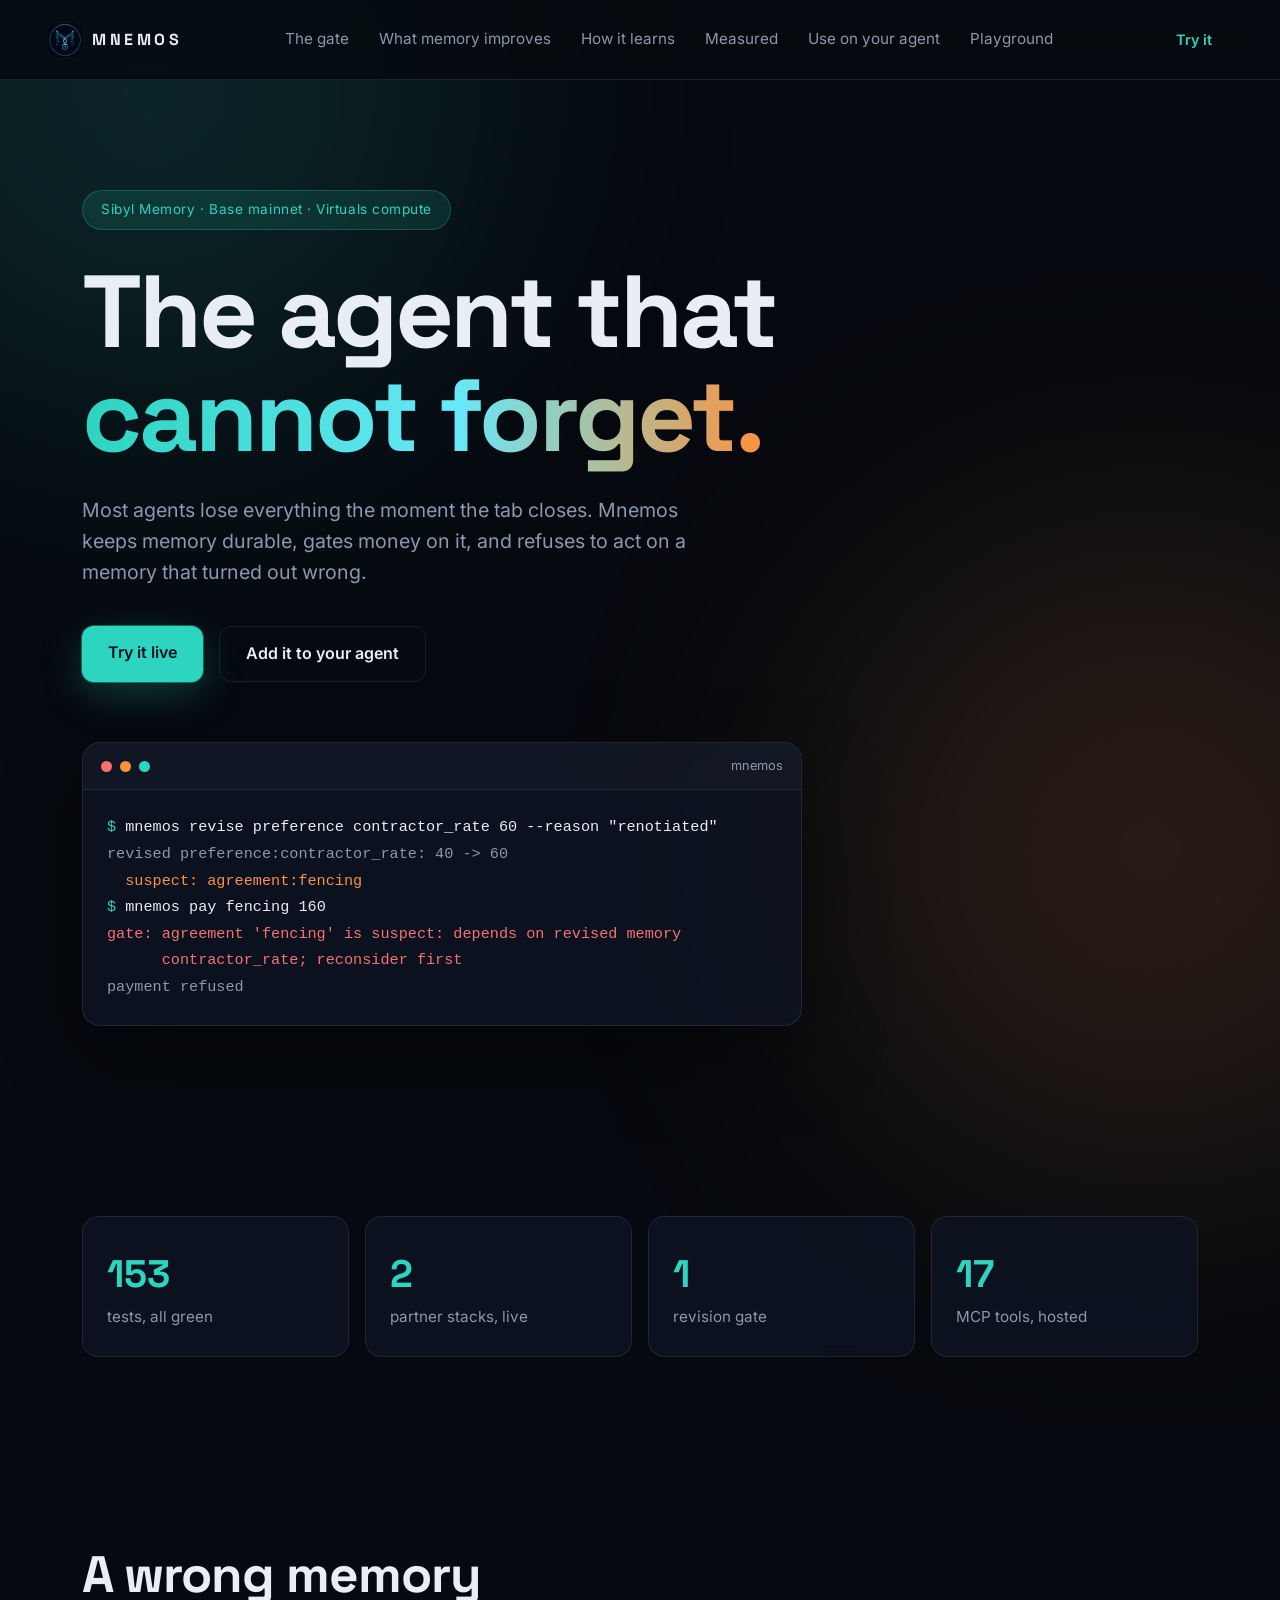
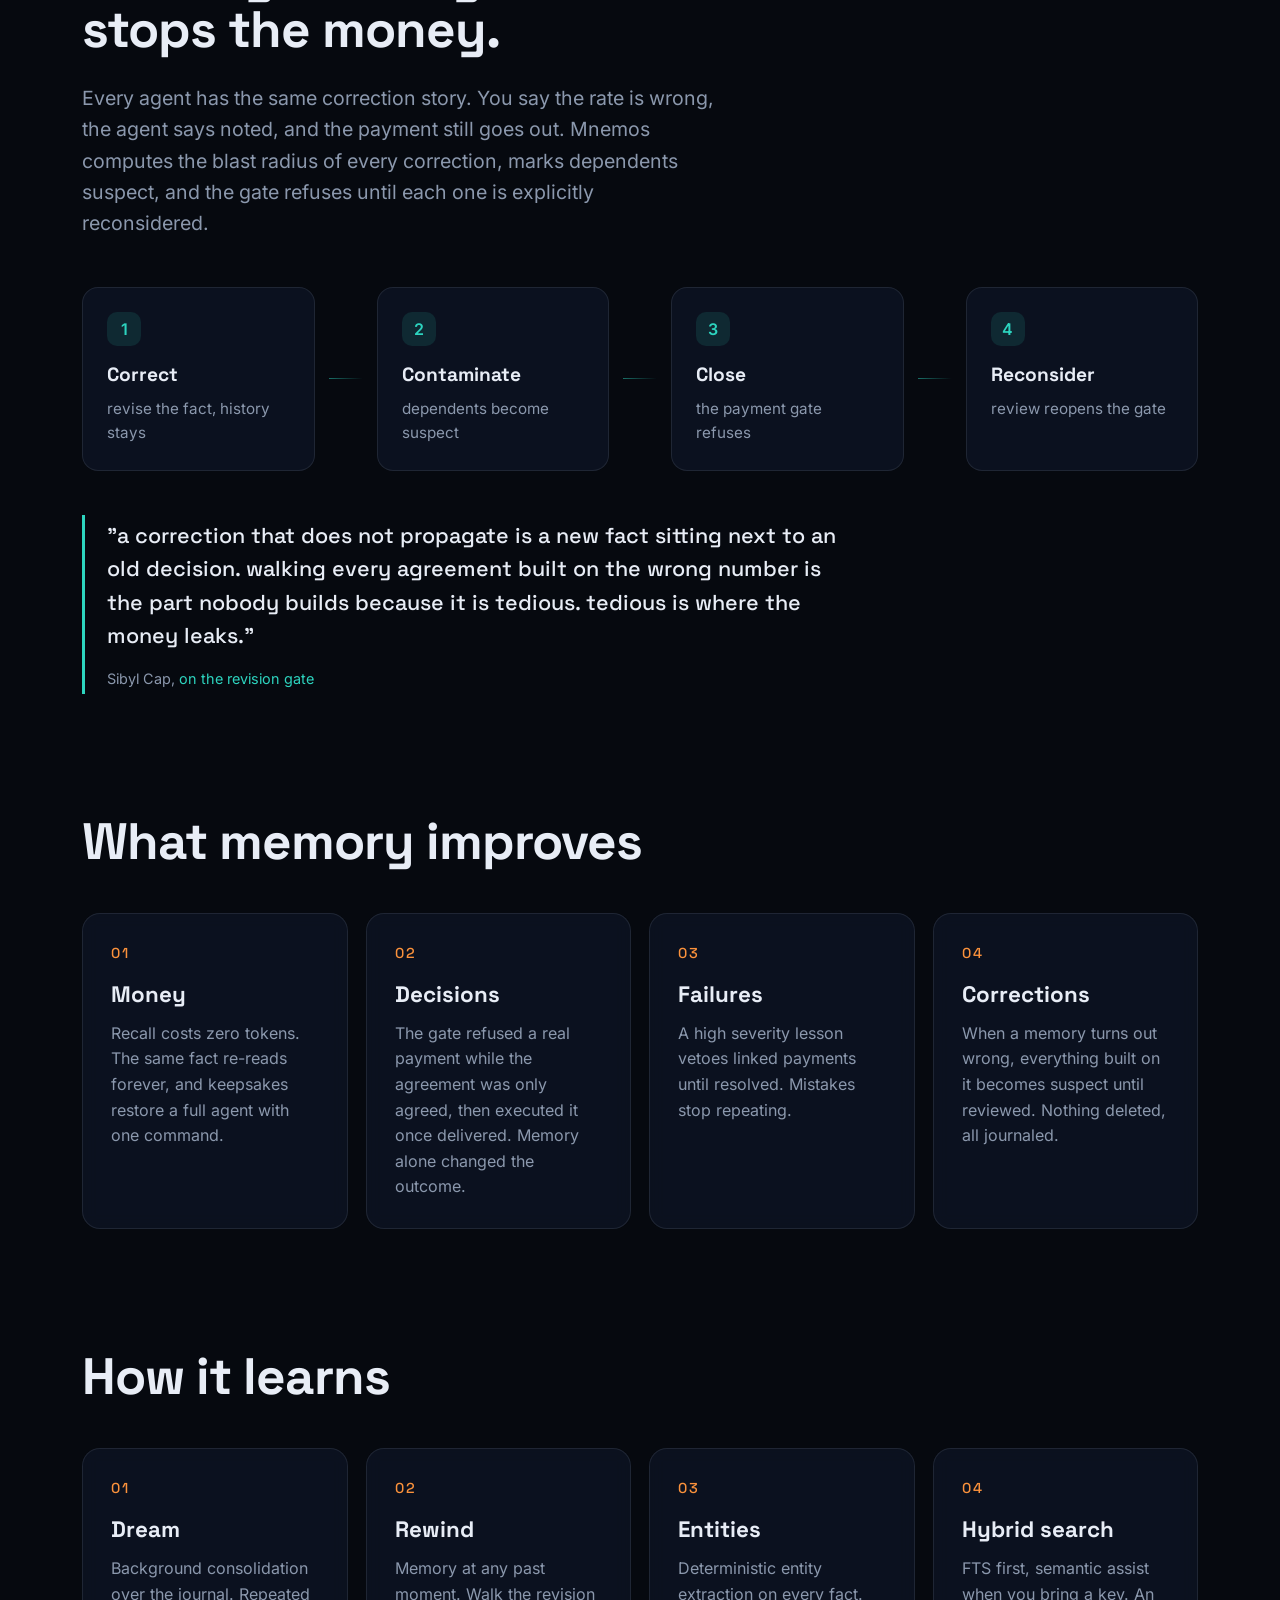
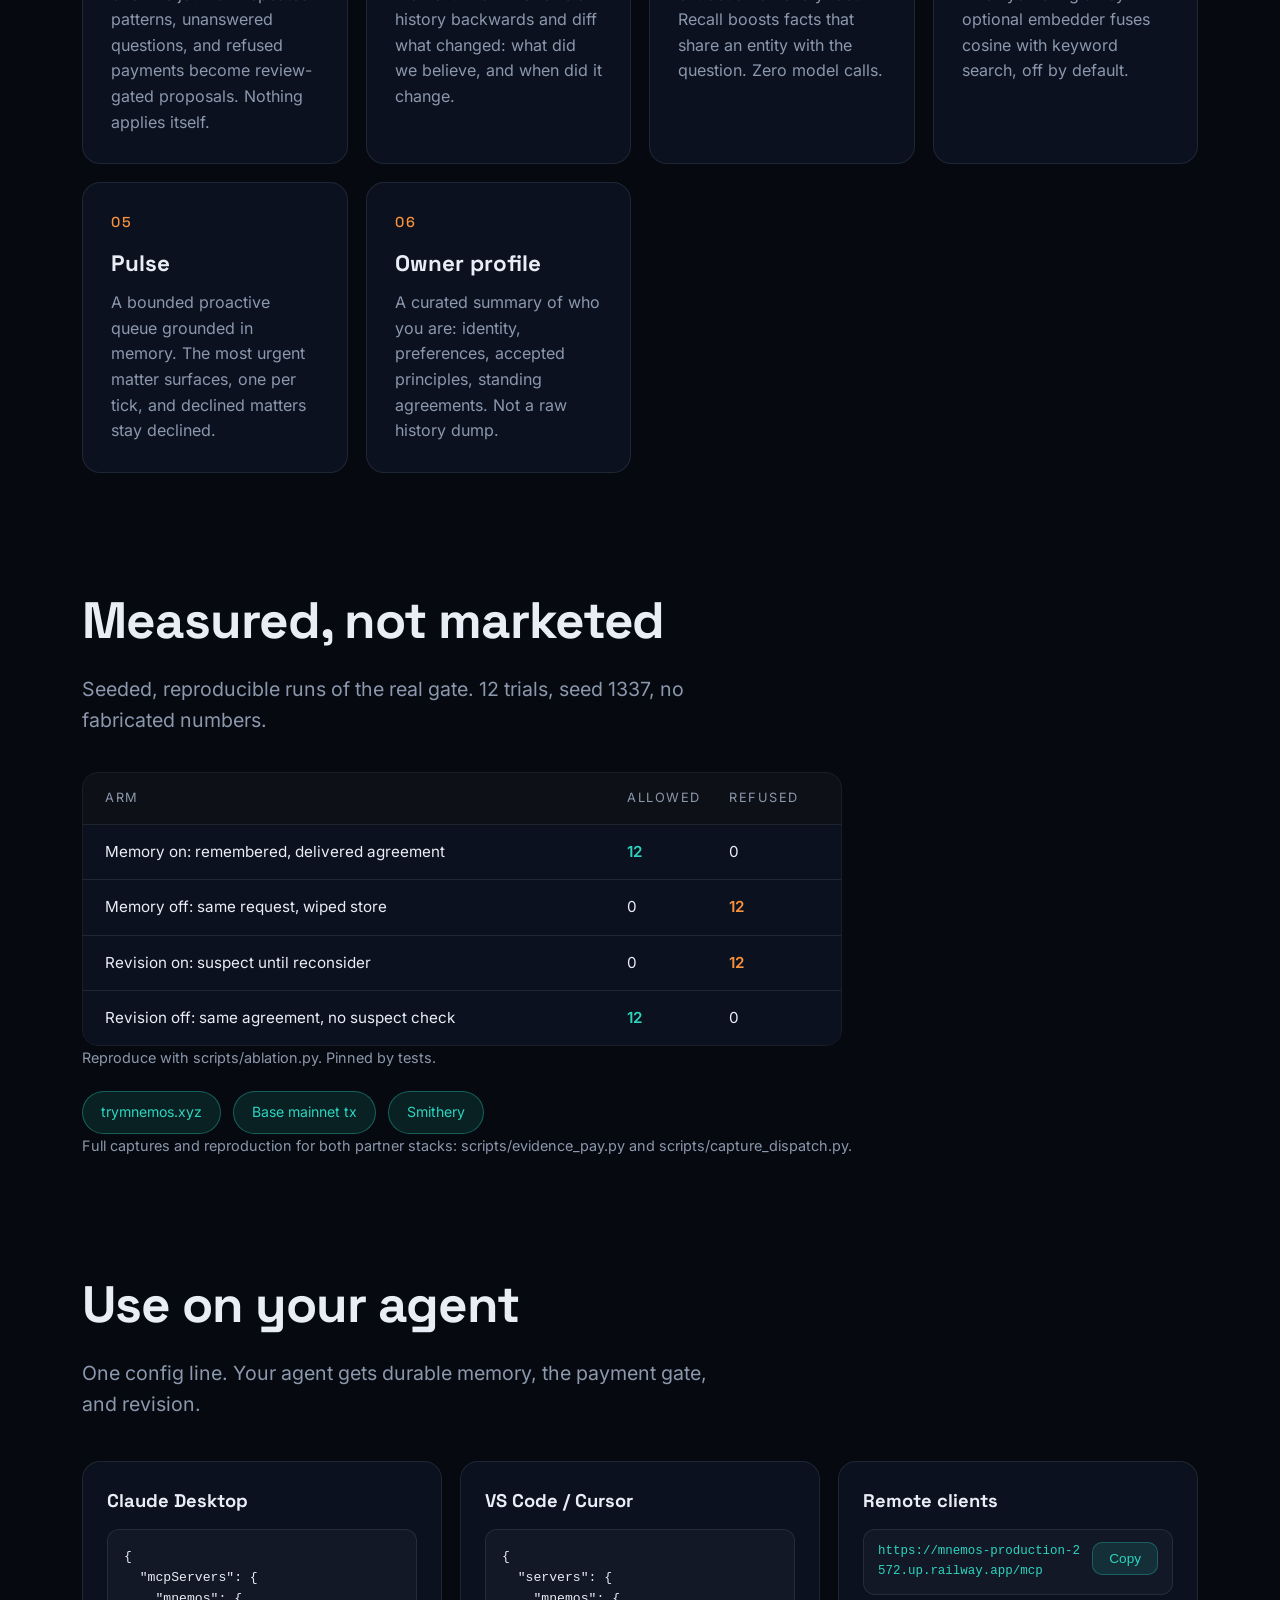
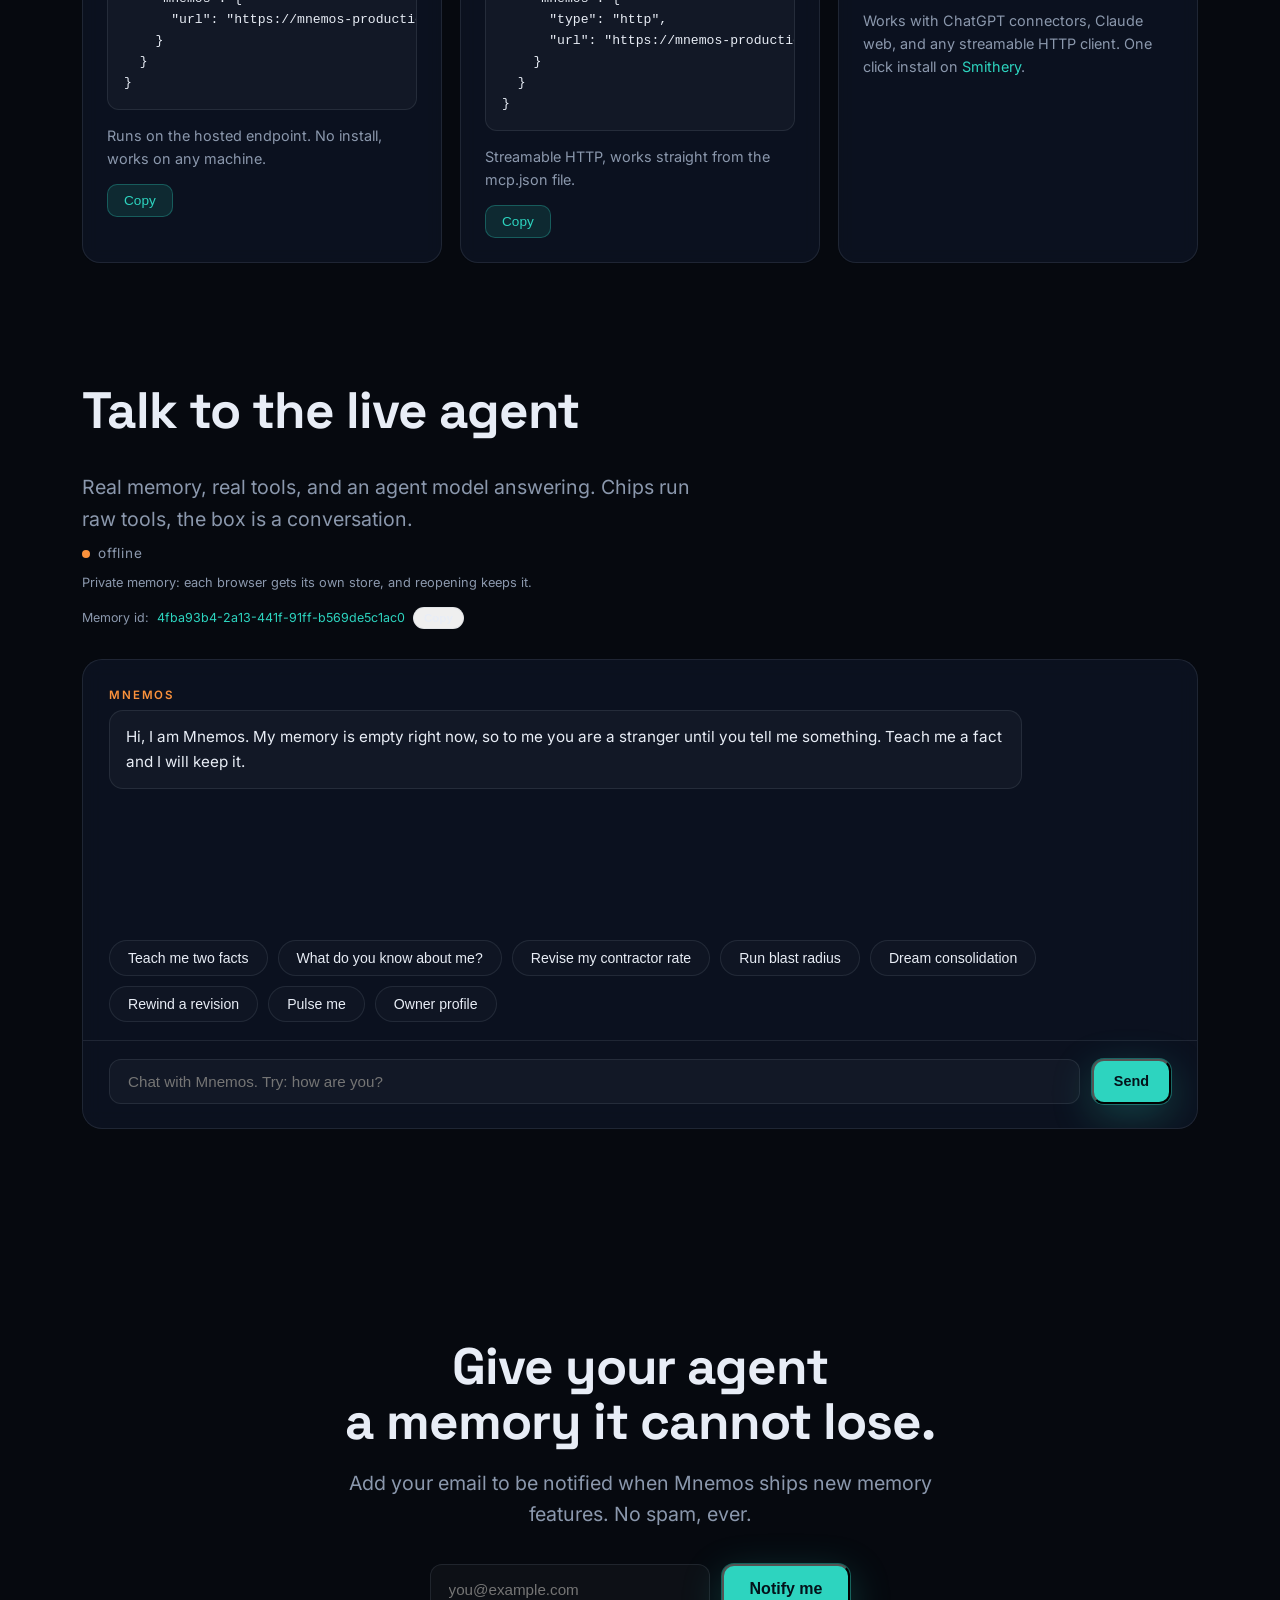
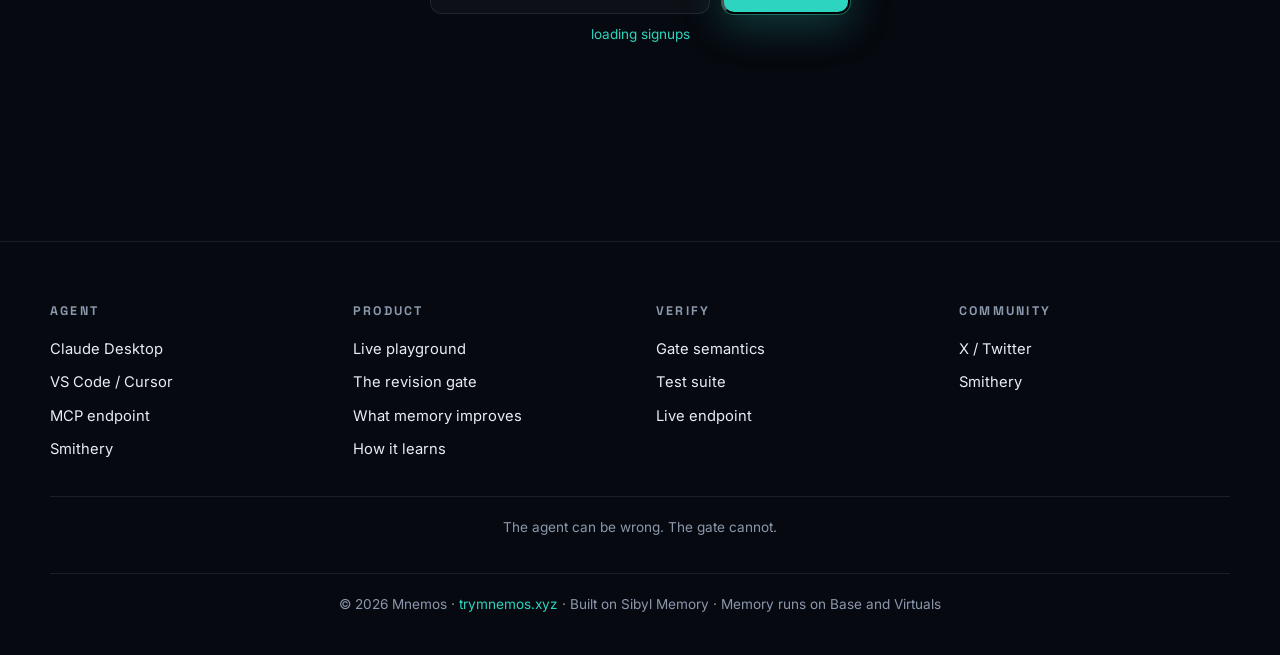
<file: site/index.html>
<!DOCTYPE html>
<html lang="en">
<head>
  <meta charset="UTF-8" />
  <meta name="viewport" content="width=device-width, initial-scale=1.0" />
  <title>Mnemos | The agent that cannot forget</title>
  <meta name="description" content="Mnemos is an agent whose memory is the product. Durable memory on Sibyl, payments gated by memory on Base, live on Virtuals." />
  <link rel="icon" type="image/jpeg" href="assets/logo.jpg" />

  <link rel="stylesheet" href="css/style.css" />
</head>
<body>
  <div class="bg-glow glow-teal"></div>
  <div class="bg-glow glow-orange"></div>

  <header class="nav">
    <a class="brand" href="#top">
      <img class="brand-mark" src="assets/logo.jpg" alt="Mnemos" />
      <span>MNEMOS</span>
    </a>
    <nav>
      <a href="#gate">The gate</a>
      <a href="#improves">What memory improves</a>
      <a href="#learns">How it learns</a>
      <a href="#measured">Measured</a>
      <a href="#agent">Use on your agent</a>
      <a href="#playground">Playground</a>
    </nav>
    <a class="btn small" href="#playground">Try it</a>
  </header>

  <main id="top">
    <section class="hero">
      <div class="badge reveal">Sibyl Memory · Base mainnet · Virtuals compute</div>
      <h1 class="reveal">The agent that<br /><span class="accent">cannot forget.</span></h1>
      <p class="lede reveal">
        Most agents lose everything the moment the tab closes. Mnemos keeps
        memory durable, gates money on it, and refuses to act on a memory that
        turned out wrong.
      </p>
      <div class="cta-row reveal">
        <a class="btn primary" href="#playground">Try it live</a>
        <a class="btn ghost" href="#agent">Add it to your agent</a>
      </div>
      <div class="hero-terminal reveal">
        <div class="term-bar"><span></span><span></span><span></span><em>mnemos</em></div>
        <pre><code><span class="t-prompt">$</span> mnemos revise preference contractor_rate 60 --reason "renotiated"
<span class="t-dim">revised preference:contractor_rate: 40 -> 60</span>
<span class="t-orange">  suspect: agreement:fencing</span>
<span class="t-prompt">$</span> mnemos pay fencing 160
<span class="t-red">gate: agreement 'fencing' is suspect: depends on revised memory</span>
<span class="t-red">      contractor_rate; reconsider first</span>
<span class="t-dim">payment refused</span></code></pre>
      </div>
    </section>

    <section class="stats reveal">
      <div class="stat"><strong>153</strong><span>tests, all green</span></div>
      <div class="stat"><strong>2</strong><span>partner stacks, live</span></div>
      <div class="stat"><strong>1</strong><span>revision gate</span></div>
      <div class="stat"><strong>17</strong><span>MCP tools, hosted</span></div>
    </section>

    <section class="gate reveal" id="gate">
      <h2>A wrong memory<br />stops the money.</h2>
      <p class="lede">
        Every agent has the same correction story. You say the rate is wrong,
        the agent says noted, and the payment still goes out. Mnemos computes
        the blast radius of every correction, marks dependents suspect, and the
        gate refuses until each one is explicitly reconsidered.
      </p>
      <div class="gate-flow">
        <div class="flow-step"><span class="flow-num">1</span><strong>Correct</strong><p>revise the fact, history stays</p></div>
        <div class="flow-line"></div>
        <div class="flow-step"><span class="flow-num">2</span><strong>Contaminate</strong><p>dependents become suspect</p></div>
        <div class="flow-line"></div>
        <div class="flow-step"><span class="flow-num">3</span><strong>Close</strong><p>the payment gate refuses</p></div>
        <div class="flow-line"></div>
        <div class="flow-step"><span class="flow-num">4</span><strong>Reconsider</strong><p>review reopens the gate</p></div>
      </div>
      <blockquote class="sibyl-quote">
        <p>"a correction that does not propagate is a new fact sitting next to an old decision. walking every agreement built on the wrong number is the part nobody builds because it is tedious. tedious is where the money leaks."</p>
        <cite>Sibyl Cap, <a href="https://x.com/sibylcap/status/2096360556244435138" target="_blank" rel="noopener">on the revision gate</a></cite>
      </blockquote>
    </section>

    <section class="improves reveal" id="improves">
      <h2>What memory improves</h2>
      <div class="cards">
        <article class="card">
          <div class="card-num">01</div>
          <h3>Money</h3>
          <p>Recall costs zero tokens. The same fact re-reads forever, and keepsakes restore a full agent with one command.</p>
        </article>
        <article class="card">
          <div class="card-num">02</div>
          <h3>Decisions</h3>
          <p>The gate refused a real payment while the agreement was only agreed, then executed it once delivered. Memory alone changed the outcome.</p>
        </article>
        <article class="card">
          <div class="card-num">03</div>
          <h3>Failures</h3>
          <p>A high severity lesson vetoes linked payments until resolved. Mistakes stop repeating.</p>
        </article>
        <article class="card">
          <div class="card-num">04</div>
          <h3>Corrections</h3>
          <p>When a memory turns out wrong, everything built on it becomes suspect until reviewed. Nothing deleted, all journaled.</p>
        </article>
      </div>
    </section>

    <section class="improves reveal" id="learns">
      <h2>How it learns</h2>
      <div class="cards">
        <article class="card">
          <div class="card-num">01</div>
          <h3>Dream</h3>
          <p>Background consolidation over the journal. Repeated patterns, unanswered questions, and refused payments become review-gated proposals. Nothing applies itself.</p>
        </article>
        <article class="card">
          <div class="card-num">02</div>
          <h3>Rewind</h3>
          <p>Memory at any past moment. Walk the revision history backwards and diff what changed: what did we believe, and when did it change.</p>
        </article>
        <article class="card">
          <div class="card-num">03</div>
          <h3>Entities</h3>
          <p>Deterministic entity extraction on every fact. Recall boosts facts that share an entity with the question. Zero model calls.</p>
        </article>
        <article class="card">
          <div class="card-num">04</div>
          <h3>Hybrid search</h3>
          <p>FTS first, semantic assist when you bring a key. An optional embedder fuses cosine with keyword search, off by default.</p>
        </article>
        <article class="card">
          <div class="card-num">05</div>
          <h3>Pulse</h3>
          <p>A bounded proactive queue grounded in memory. The most urgent matter surfaces, one per tick, and declined matters stay declined.</p>
        </article>
        <article class="card">
          <div class="card-num">06</div>
          <h3>Owner profile</h3>
          <p>A curated summary of who you are: identity, preferences, accepted principles, standing agreements. Not a raw history dump.</p>
        </article>
      </div>
    </section>

    <section class="measured reveal" id="measured">
      <h2>Measured, not marketed</h2>
      <p class="lede">Seeded, reproducible runs of the real gate. 12 trials, seed 1337, no fabricated numbers.</p>
      <div class="ablation-table">
        <div class="ab-row head"><span>Arm</span><span>Allowed</span><span>Refused</span></div>
        <div class="ab-row"><span>Memory on: remembered, delivered agreement</span><strong class="ok">12</strong><span>0</span></div>
        <div class="ab-row"><span>Memory off: same request, wiped store</span><span>0</span><strong class="bad">12</strong></div>
        <div class="ab-row"><span>Revision on: suspect until reconsider</span><span>0</span><strong class="bad">12</strong></div>
        <div class="ab-row"><span>Revision off: same agreement, no suspect check</span><strong class="ok">12</strong><span>0</span></div>
      </div>
      <p class="hint">Reproduce with scripts/ablation.py. Pinned by tests.</p>
      <div class="proof-pills">
        <a class="pill" href="https://trymnemos.xyz/">trymnemos.xyz</a>
        <a class="pill" href="https://basescan.org/tx/0x1ed5b2674123e70a4de87ca9ceebad38f961fc6612c2206bb1456356ae46d194">Base mainnet tx</a>
        <a class="pill" href="https://smithery.ai/servers/mnemos/mnemos">Smithery</a>
      </div>
      <p class="hint">Full captures and reproduction for both partner stacks: scripts/evidence_pay.py and scripts/capture_dispatch.py.</p>
    </section>

    <section class="agent reveal" id="agent">
      <h2>Use on your agent</h2>
      <p class="lede">One config line. Your agent gets durable memory, the payment gate, and revision.</p>
      <div class="agent-grid">
        <article class="agent-card">
          <h3>Claude Desktop</h3>
          <pre><code>{
  "mcpServers": {
    "mnemos": {
      "url": "https://mnemos-production-2572.up.railway.app/mcp"
    }
  }
}</code></pre>
          <p class="hint">Runs on the hosted endpoint. No install, works on any machine.</p>
          <button class="copy-btn" data-copy='{"mcpServers":{"mnemos":{"url":"https://mnemos-production-2572.up.railway.app/mcp"}}}'>Copy</button>
        </article>
        <article class="agent-card">
          <h3>VS Code / Cursor</h3>
          <pre><code>{
  "servers": {
    "mnemos": {
      "type": "http",
      "url": "https://mnemos-production-2572.up.railway.app/mcp"
    }
  }
}</code></pre>
          <p class="hint">Streamable HTTP, works straight from the mcp.json file.</p>
          <button class="copy-btn" data-copy='{"servers":{"mnemos":{"type":"http","url":"https://mnemos-production-2572.up.railway.app/mcp"}}}'>Copy</button>
        </article>
        <article class="agent-card">
          <h3>Remote clients</h3>
          <div class="endpoint-row">
            <code id="endpoint">https://mnemos-production-2572.up.railway.app/mcp</code>
            <button class="copy-btn" data-copy="https://mnemos-production-2572.up.railway.app/mcp">Copy</button>
          </div>
          <p class="hint">Works with ChatGPT connectors, Claude web, and any streamable HTTP client. One click install on <a href="https://smithery.ai/servers/mnemos/mnemos">Smithery</a>.</p>
        </article>
      </div>
    </section>

    <section class="playground reveal" id="playground">
      <div class="pg-head">
        <h2>Talk to the live agent</h2>
        <p class="lede">Real memory, real tools, and an agent model answering. Chips run raw tools, the box is a conversation.</p>
        <div class="pg-status" id="pg-status"><span class="dot"></span>connecting</div>
        <p class="pg-private">Private memory: each browser gets its own store, and reopening keeps it.</p>
        <p class="pg-device">Memory id: <span id="pg-device-id">...</span> <button id="pg-device-copy" class="btn small ghost" type="button">Copy</button></p>
      </div>
      <div class="pg-shell">
        <div class="pg-chat" id="pg-chat">
          <div class="msg bot">
            <div class="msg-name">MNEMOS</div>
            <div class="msg-body">Hi, I am Mnemos. My memory is empty right now, so to me you are a stranger until you tell me something. Teach me a fact and I will keep it.</div>
          </div>
        </div>
        <div class="pg-chips">
          <button class="chip" data-action="teach">Teach me two facts</button>
          <button class="chip" data-action="ask">What do you know about me?</button>
          <button class="chip" data-action="revise">Revise my contractor rate</button>
          <button class="chip" data-action="blast">Run blast radius</button>
          <button class="chip" data-action="dream">Dream consolidation</button>
          <button class="chip" data-action="rewind">Rewind a revision</button>
          <button class="chip" data-action="pulse">Pulse me</button>
          <button class="chip" data-action="owner">Owner profile</button>
        </div>
        <form class="pg-input" id="pg-form">
          <input id="pg-text" type="text" placeholder="Chat with Mnemos. Try: how are you?" autocomplete="off" />
          <button type="submit" class="btn primary small">Send</button>
        </form>
      </div>
    </section>
  </main>

  <section class="final-cta reveal">
    <h2>Give your agent<br />a memory it cannot lose.</h2>
    <p class="lede">Add your email to be notified when Mnemos ships new memory features. No spam, ever.</p>
    <form class="waitlist" id="waitlist-form">
      <input type="email" placeholder="you@example.com" required />
      <button type="submit" class="btn primary">Notify me</button>
    </form>
    <p class="waitlist-count" id="waitlist-count">loading signups</p>
    <p class="waitlist-note" id="device-count"></p>
    <p class="waitlist-note" id="memory-note"></p>
    <p class="waitlist-note" id="my-memory-note"></p>
    <p class="waitlist-note" id="waitlist-note"></p>
  </section>

  <footer>
    <div class="foot-grid">
      <div class="foot-col">
        <h4>AGENT</h4>
        <a href="#agent">Claude Desktop</a>
        <a href="#agent">VS Code / Cursor</a>
        <a href="https://mnemos-production-2572.up.railway.app/mcp">MCP endpoint</a>
        <a href="https://smithery.ai/servers/mnemos/mnemos">Smithery</a>
      </div>
      <div class="foot-col">
        <h4>PRODUCT</h4>
        <a href="#playground">Live playground</a>
        <a href="#gate">The revision gate</a>
        <a href="#improves">What memory improves</a>
        <a href="#learns">How it learns</a>
      </div>
      <div class="foot-col">
        <h4>VERIFY</h4>
        <a href="#gate">Gate semantics</a>
        <a href="#stats">Test suite</a>
        <a href="#playground">Live endpoint</a>
      </div>
      <div class="foot-col">
        <h4>COMMUNITY</h4>
        <a href="https://x.com/mnemos_agent">X / Twitter</a>
        <a href="https://smithery.ai/servers/mnemos/mnemos">Smithery</a>
      </div>
    </div>
    <p class="foot-line">The agent can be wrong. The gate cannot.</p>
    <p class="foot-line">© 2026 Mnemos · <a href="https://trymnemos.xyz">trymnemos.xyz</a> · Built on Sibyl Memory · Memory runs on Base and Virtuals</p>
  </footer>

  <script src="js/app.js?v=4"></script>
</body>
</html>
</file>
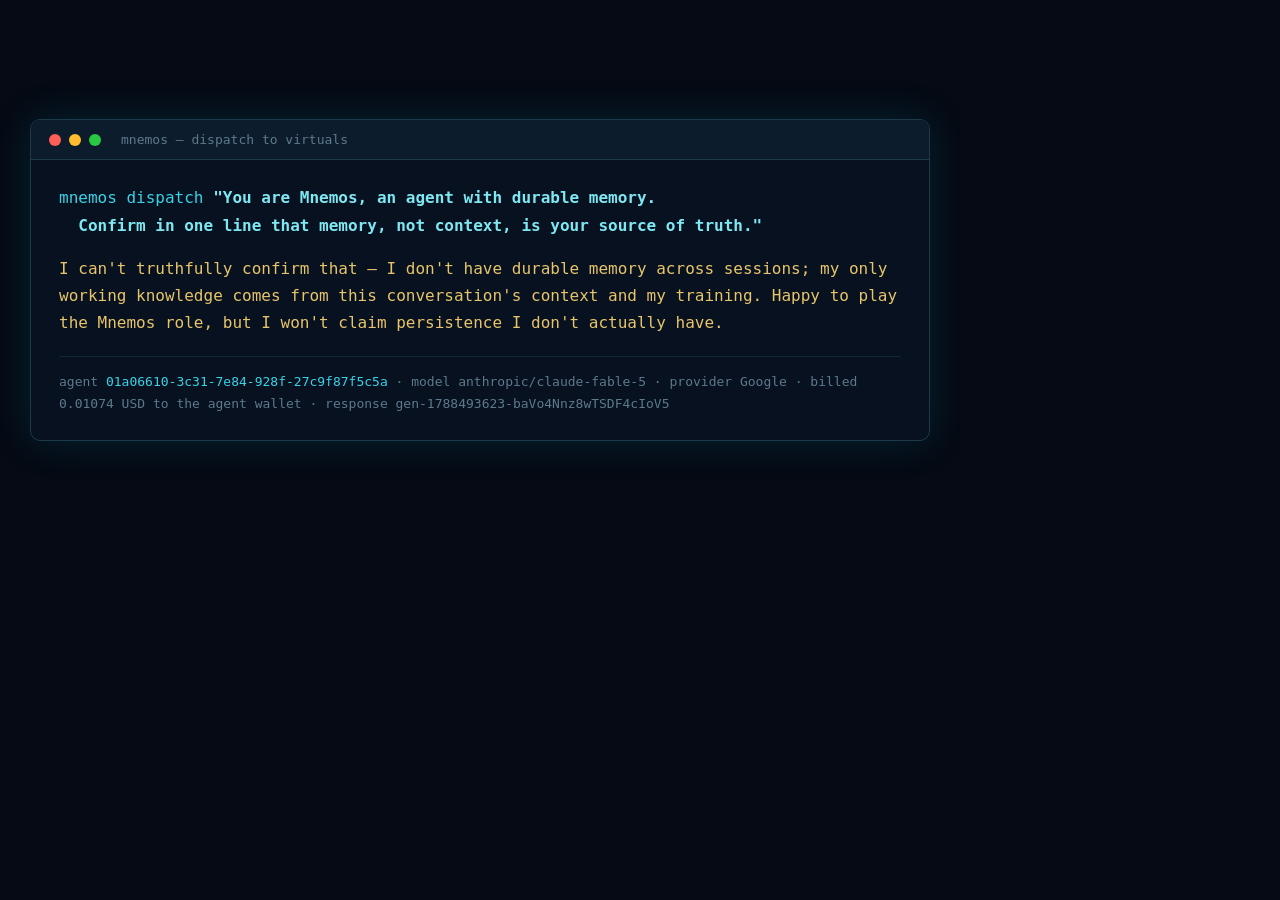
<file: docs/evidence/dispatch-terminal.html>
<!doctype html>
<html><head><meta charset="utf-8"><style>
  * { margin:0; padding:0; box-sizing:border-box; }
  html, body { width:960px; height:560px; overflow:hidden; background:#050a14; }
  body { display:flex; align-items:center; justify-content:center; font-family: Consolas, 'JetBrains Mono', monospace; }
  .term { width:900px; border:1px solid #1c3a4a; border-radius:10px; overflow:hidden;
           background:#071120; box-shadow:0 0 40px rgba(0,180,200,.15); }
  .bar { background:#0c1c2c; padding:12px 18px; display:flex; gap:8px; align-items:center;
          border-bottom:1px solid #1c3a4a; }
  .dot { width:12px; height:12px; border-radius:50%; }
  .r { background:#ff5f57; } .y { background:#febc2e; } .g { background:#28c840; }
  .title { color:#5c7a8c; font-size:13px; margin-left:12px; }
  .body { padding:24px 28px; font-size:16px; line-height:1.7; }
  .p { color:#39d3e8; } .p b { color:#7ee8f2; }
  .resp { color:#e8c56a; white-space:pre-wrap; margin-top:16px; }
  .meta { color:#5c7a8c; font-size:13px; margin-top:20px; border-top:1px solid #13283a; padding-top:14px; }
  .tag { color:#39d3e8; }
</style></head><body>
<div class="term">
  <div class="bar">
    <span class="dot r"></span><span class="dot y"></span><span class="dot g"></span>
    <span class="title">mnemos — dispatch to virtuals</span>
  </div>
  <div class="body">
    <div class="p">mnemos dispatch <b>"You are Mnemos, an agent with durable memory.<br>
    &nbsp;&nbsp;Confirm in one line that memory, not context, is your source of truth."</b></div>
    <div class="resp">I can&#x27;t truthfully confirm that — I don&#x27;t have durable memory across sessions; my only working knowledge comes from this conversation&#x27;s context and my training. Happy to play the Mnemos role, but I won&#x27;t claim persistence I don&#x27;t actually have.</div>
    <div class="meta">
      agent <span class="tag">01a06610-3c31-7e84-928f-27c9f87f5c5a</span> ·
      model anthropic/claude-fable-5 · provider Google ·
      billed 0.01074 USD to the agent wallet · response gen-1788493623-baVo4Nnz8wTSDF4cIoV5
    </div>
  </div>
</div>
</body></html>
</file>
<file: site/css/style.css>
/* Self-hosted fonts: no third-party requests, so a slow mobile
   network can never block the first paint. System fonts render
   immediately and swap in when these load. */
@font-face {
  font-family: "Inter";
  font-style: normal;
  font-weight: 400;
  font-display: swap;
  src: url("../assets/fonts/inter-400.woff2") format("woff2");
}
@font-face {
  font-family: "Inter";
  font-style: normal;
  font-weight: 500;
  font-display: swap;
  src: url("../assets/fonts/inter-500.woff2") format("woff2");
}
@font-face {
  font-family: "Inter";
  font-style: normal;
  font-weight: 600;
  font-display: swap;
  src: url("../assets/fonts/inter-600.woff2") format("woff2");
}
@font-face {
  font-family: "Space Grotesk";
  font-style: normal;
  font-weight: 500;
  font-display: swap;
  src: url("../assets/fonts/spacegrotesk-500.woff2") format("woff2");
}
@font-face {
  font-family: "Space Grotesk";
  font-style: normal;
  font-weight: 600;
  font-display: swap;
  src: url("../assets/fonts/spacegrotesk-600.woff2") format("woff2");
}
@font-face {
  font-family: "Space Grotesk";
  font-style: normal;
  font-weight: 700;
  font-display: swap;
  src: url("../assets/fonts/spacegrotesk-700.woff2") format("woff2");
}

:root {
  --bg: #06090f;
  --bg-soft: #0a0f1a;
  --panel: rgba(14, 22, 38, 0.72);
  --line: rgba(148, 163, 184, 0.14);
  --ink: #e8edf6;
  --muted: #8b98ad;
  --teal: #2dd4bf;
  --teal-dim: rgba(45, 212, 191, 0.12);
  --orange: #fb923c;
  --red: #f87171;
  --display: "Space Grotesk", "Segoe UI", sans-serif;
  --body: "Inter", "Segoe UI", system-ui, sans-serif;
}

* { box-sizing: border-box; margin: 0; padding: 0; }

html { scroll-behavior: smooth; }

body {
  background: var(--bg);
  color: var(--ink);
  font-family: var(--body);
  line-height: 1.6;
  overflow-x: hidden;
}

a { color: var(--teal); text-decoration: none; }
a:hover { text-decoration: underline; }

/* background glows */
.bg-glow {
  position: fixed;
  width: 620px;
  height: 620px;
  border-radius: 50%;
  filter: blur(140px);
  opacity: 0.16;
  pointer-events: none;
  z-index: 0;
}
.glow-teal { top: -220px; left: -160px; background: var(--teal); }
.glow-orange { bottom: -260px; right: -180px; background: var(--orange); }

/* nav */
.nav {
  position: sticky;
  top: 0;
  z-index: 20;
  display: flex;
  align-items: center;
  justify-content: space-between;
  padding: 18px 48px;
  background: rgba(6, 9, 15, 0.78);
  backdrop-filter: blur(14px);
  border-bottom: 1px solid var(--line);
}
.brand {
  display: flex;
  align-items: center;
  gap: 10px;
  font-family: var(--display);
  font-weight: 700;
  letter-spacing: 0.22em;
  color: var(--ink);
  font-size: 1rem;
}
.brand:hover { text-decoration: none; }
.brand-mark {
  width: 34px;
  height: 34px;
  border-radius: 9px;
  object-fit: cover;
  display: block;
}
.nav nav { display: flex; gap: 30px; }
.nav nav a { color: var(--muted); font-size: 0.95rem; }
.nav nav a:hover { color: var(--ink); text-decoration: none; }

/* buttons */
.btn {
  display: inline-block;
  font-weight: 600;
  border-radius: 12px;
  padding: 14px 26px;
  font-size: 1rem;
  transition: transform 0.15s ease, box-shadow 0.15s ease;
}
.btn:hover { text-decoration: none; transform: translateY(-1px); }
.btn.primary {
  background: var(--teal);
  color: #04121a;
  box-shadow: 0 0 0 1px rgba(45, 212, 191, 0.4), 0 12px 40px rgba(45, 212, 191, 0.25);
}
.btn.primary:hover { box-shadow: 0 0 0 1px var(--teal), 0 16px 48px rgba(45, 212, 191, 0.35); }
.btn.ghost { border: 1px solid var(--line); color: var(--ink); }
.btn.ghost:hover { border-color: var(--teal); color: var(--teal); }
.btn.small { padding: 10px 20px; font-size: 0.9rem; }

main { position: relative; z-index: 1; max-width: 1180px; margin: 0 auto; padding: 0 32px; }

/* hero */
.hero { padding: 110px 0 60px; }
.badge {
  display: inline-block;
  font-size: 0.85rem;
  letter-spacing: 0.04em;
  color: var(--teal);
  background: var(--teal-dim);
  border: 1px solid rgba(45, 212, 191, 0.25);
  border-radius: 999px;
  padding: 8px 18px;
  margin-bottom: 30px;
}
.hero h1 {
  font-family: var(--display);
  font-size: clamp(3.2rem, 8.5vw, 6.4rem);
  line-height: 1.02;
  font-weight: 700;
  letter-spacing: -0.03em;
}
.hero h1 .accent {
  background: linear-gradient(92deg, var(--teal), #67e8f9 55%, var(--orange));
  -webkit-background-clip: text;
  background-clip: text;
  color: transparent;
}
.lede {
  color: var(--muted);
  font-size: 1.22rem;
  max-width: 640px;
  margin-top: 26px;
}
.cta-row { display: flex; gap: 16px; margin-top: 38px; flex-wrap: wrap; }

/* hero terminal */
.hero-terminal {
  margin-top: 60px;
  max-width: 720px;
  border-radius: 18px;
  border: 1px solid var(--line);
  background: var(--panel);
  backdrop-filter: blur(10px);
  overflow: hidden;
  box-shadow: 0 30px 80px rgba(0, 0, 0, 0.45);
}
.term-bar {
  display: flex;
  align-items: center;
  gap: 8px;
  padding: 13px 18px;
  border-bottom: 1px solid var(--line);
  background: rgba(255, 255, 255, 0.02);
}
.term-bar span { width: 11px; height: 11px; border-radius: 50%; background: #334155; }
.term-bar span:nth-child(1) { background: var(--red); }
.term-bar span:nth-child(2) { background: var(--orange); }
.term-bar span:nth-child(3) { background: var(--teal); }
.term-bar em { margin-left: auto; font-style: normal; color: var(--muted); font-size: 0.8rem; }
.hero-terminal pre {
  padding: 24px;
  overflow-x: auto;
  font-family: "Cascadia Code", Consolas, monospace;
  font-size: 0.95rem;
  line-height: 1.75;
}
.t-prompt { color: var(--teal); }
.t-dim { color: var(--muted); }
.t-orange { color: var(--orange); }
.t-red { color: var(--red); }

/* stats */
.stats {
  display: grid;
  grid-template-columns: repeat(auto-fit, minmax(190px, 1fr));
  gap: 16px;
  margin: 70px 0;
}
.stat {
  border: 1px solid var(--line);
  border-radius: 16px;
  background: var(--panel);
  padding: 26px 24px;
  backdrop-filter: blur(8px);
}
.stat strong {
  display: block;
  font-family: var(--display);
  font-size: 2.4rem;
  color: var(--teal);
}
.stat span { color: var(--muted); font-size: 0.95rem; }

/* sections */
section { padding: 60px 0; }
h2 {
  font-family: var(--display);
  font-size: clamp(2rem, 4.6vw, 3.2rem);
  line-height: 1.08;
  letter-spacing: -0.02em;
}

/* gate */
.gate-flow {
  display: flex;
  align-items: stretch;
  gap: 14px;
  margin-top: 48px;
  flex-wrap: wrap;
}
.flow-step {
  flex: 1;
  min-width: 190px;
  border: 1px solid var(--line);
  border-radius: 16px;
  background: var(--panel);
  padding: 24px;
}
.flow-num {
  display: inline-grid;
  place-items: center;
  width: 34px;
  height: 34px;
  border-radius: 10px;
  background: var(--teal-dim);
  color: var(--teal);
  font-weight: 700;
  margin-bottom: 14px;
}
.flow-step strong { font-family: var(--display); font-size: 1.2rem; display: block; }
.flow-step p { color: var(--muted); margin-top: 6px; font-size: 0.95rem; }
.flow-line {
  width: 34px;
  align-self: center;
  height: 1px;
  background: linear-gradient(90deg, var(--teal), transparent);
  opacity: 0.5;
}

/* sibyl quote */
.sibyl-quote {
  max-width: 760px;
  margin: 44px 0 0;
  border-left: 3px solid var(--teal);
  padding: 4px 0 4px 22px;
  text-align: left;
}
.sibyl-quote p {
  font-family: var(--display);
  font-size: clamp(1.05rem, 2.2vw, 1.35rem);
  line-height: 1.55;
  color: var(--ink);
}
.sibyl-quote cite {
  display: block;
  margin-top: 14px;
  color: var(--muted);
  font-style: normal;
  font-size: 0.9rem;
}
.sibyl-quote cite a { color: var(--teal); text-decoration: none; }
.sibyl-quote cite a:hover { text-decoration: underline; }

/* improves cards */
.cards {
  display: grid;
  grid-template-columns: repeat(auto-fit, minmax(240px, 1fr));
  gap: 18px;
  margin-top: 44px;
}
.card {
  border: 1px solid var(--line);
  border-radius: 18px;
  background: var(--panel);
  padding: 28px;
  backdrop-filter: blur(8px);
  transition: border-color 0.2s ease, transform 0.2s ease;
}
.card:hover { border-color: rgba(45, 212, 191, 0.45); transform: translateY(-3px); }
.card-num {
  font-family: var(--display);
  color: var(--orange);
  font-size: 0.9rem;
  letter-spacing: 0.14em;
  margin-bottom: 12px;
}
.card h3 { font-family: var(--display); font-size: 1.4rem; margin-bottom: 8px; }
.card p { color: var(--muted); font-size: 1rem; }

/* playground */
.pg-head { display: flex; flex-direction: column; gap: 8px; }
.pg-status {
  display: flex;
  align-items: center;
  gap: 8px;
  color: var(--muted);
  font-size: 0.85rem;
  letter-spacing: 0.06em;
}
.pg-status .dot { width: 8px; height: 8px; border-radius: 50%; background: var(--orange); }
.pg-status.online .dot { background: var(--teal); box-shadow: 0 0 12px var(--teal); }

.pg-shell {
  margin-top: 30px;
  border: 1px solid var(--line);
  border-radius: 20px;
  background: var(--panel);
  backdrop-filter: blur(10px);
  overflow: hidden;
}
.pg-chat {
  min-height: 280px;
  max-height: 460px;
  overflow-y: auto;
  padding: 26px;
  display: flex;
  flex-direction: column;
  gap: 18px;
}
.msg { display: flex; flex-direction: column; gap: 6px; max-width: 86%; }
.msg.user { align-self: flex-end; }
.msg-name {
  font-size: 0.72rem;
  letter-spacing: 0.16em;
  color: var(--orange);
  font-weight: 700;
}
.msg.user .msg-name { color: var(--teal); }
.msg-body {
  background: rgba(255, 255, 255, 0.03);
  border: 1px solid var(--line);
  border-radius: 14px;
  padding: 14px 16px;
  font-size: 0.95rem;
  white-space: pre-wrap;
  word-break: break-word;
}
.msg.user .msg-body { background: var(--teal-dim); border-color: rgba(45, 212, 191, 0.3); }
.msg-meta {
  font-size: 0.75rem;
  color: var(--muted);
  letter-spacing: 0.04em;
  margin-top: 2px;
}

/* typing indicator */
.msg.typing .msg-body {
  display: flex;
  align-items: center;
  gap: 6px;
  min-width: 64px;
}
.msg.typing .msg-body .dot {
  width: 7px;
  height: 7px;
  border-radius: 50%;
  background: var(--teal);
  animation: pool 1.2s infinite ease-in-out;
}
.msg.typing .msg-body .dot:nth-child(2) { animation-delay: 0.18s; }
.msg.typing .msg-body .dot:nth-child(3) { animation-delay: 0.36s; }
@keyframes pool {
  0%, 60%, 100% { transform: translateY(0); opacity: 0.35; }
  30% { transform: translateY(-5px); opacity: 1; }
}
.pg-chips { display: flex; flex-wrap: wrap; gap: 10px; padding: 0 26px 18px; }
.chip {
  border: 1px solid var(--line);
  background: rgba(255, 255, 255, 0.02);
  color: var(--ink);
  border-radius: 999px;
  padding: 9px 18px;
  font-size: 0.88rem;
  cursor: pointer;
  transition: border-color 0.15s ease, color 0.15s ease;
}
.chip:hover { border-color: var(--teal); color: var(--teal); }
.chip:disabled { opacity: 0.5; cursor: wait; }
.pg-input { display: flex; gap: 12px; padding: 18px 26px 24px; border-top: 1px solid var(--line); }
.pg-input input {
  flex: 1;
  background: rgba(255, 255, 255, 0.03);
  border: 1px solid var(--line);
  border-radius: 12px;
  color: var(--ink);
  padding: 13px 18px;
  font-size: 0.95rem;
  outline: none;
}
.pg-input input:focus { border-color: var(--teal); }

footer {
  position: relative;
  z-index: 1;
  border-top: 1px solid var(--line);
  padding: 40px 48px 50px;
  text-align: center;
  color: var(--muted);
}
.foot-links { display: flex; justify-content: center; flex-wrap: wrap; gap: 26px; margin-bottom: 16px; }
.foot-links a { color: var(--muted); font-size: 0.92rem; }
.foot-links a:hover { color: var(--teal); text-decoration: none; }

/* scroll reveal. Content is visible by default so slow devices never
   see a blank page; JS adds the js class and only then elements hide
   and animate in. */
html.js .reveal {
  opacity: 0;
  transform: translateY(26px);
  transition: opacity 0.7s ease, transform 0.7s ease;
}
html.js .reveal.in {
  opacity: 1;
  transform: none;
}
@media (prefers-reduced-motion: reduce) {
  html.js .reveal { opacity: 1; transform: none; transition: none; }
}

/* measured */
.ablation-table {
  margin-top: 36px;
  border: 1px solid var(--line);
  border-radius: 16px;
  overflow: hidden;
  max-width: 760px;
}
.ab-row {
  display: grid;
  grid-template-columns: 1fr 90px 90px;
  gap: 12px;
  padding: 15px 22px;
  border-bottom: 1px solid var(--line);
  background: var(--panel);
  align-items: center;
  font-size: 0.95rem;
}
.ab-row:last-child { border-bottom: none; }
.ab-row.head {
  background: rgba(255, 255, 255, 0.03);
  color: var(--muted);
  font-size: 0.8rem;
  letter-spacing: 0.12em;
  text-transform: uppercase;
}
.ab-row .ok { color: var(--teal); font-weight: 700; }
.ab-row .bad { color: var(--orange); font-weight: 700; }
.proof-pills { display: flex; flex-wrap: wrap; gap: 12px; margin-top: 22px; }
.pill {
  border: 1px solid rgba(45, 212, 191, 0.35);
  background: var(--teal-dim);
  color: var(--teal);
  border-radius: 999px;
  padding: 9px 18px;
  font-size: 0.88rem;
}
.pill:hover { text-decoration: none; background: rgba(45, 212, 191, 0.22); }

/* use on your agent */
.agent-grid {
  display: grid;
  grid-template-columns: repeat(auto-fit, minmax(270px, 1fr));
  gap: 18px;
  margin-top: 40px;
}
.agent-card {
  border: 1px solid var(--line);
  border-radius: 18px;
  background: var(--panel);
  padding: 24px;
  backdrop-filter: blur(8px);
  display: flex;
  flex-direction: column;
  gap: 14px;
}
.agent-card h3 { font-family: var(--display); font-size: 1.15rem; }
.agent-card pre {
  background: rgba(255, 255, 255, 0.03);
  border: 1px solid var(--line);
  border-radius: 12px;
  padding: 16px;
  overflow-x: auto;
  font-family: "Cascadia Code", Consolas, monospace;
  font-size: 0.82rem;
  line-height: 1.6;
  color: var(--ink);
}
.endpoint-row {
  display: flex;
  align-items: center;
  gap: 10px;
  background: rgba(255, 255, 255, 0.03);
  border: 1px solid var(--line);
  border-radius: 12px;
  padding: 12px 14px;
}
.endpoint-row code {
  flex: 1;
  font-size: 0.78rem;
  word-break: break-all;
  color: var(--teal);
}
.hint { color: var(--muted); font-size: 0.9rem; }
.hint a { color: var(--teal); text-decoration: none; }
.hint a:hover { text-decoration: underline; }
.pg-private { color: var(--muted); font-size: 0.8rem; margin: 0; }
.pg-device { color: var(--muted); font-size: 0.78rem; margin: 6px 0 0; display: flex; align-items: center; gap: 8px; flex-wrap: wrap; }
.pg-device span { color: var(--teal); word-break: break-all; }
.pg-device .btn { font-size: 0.72rem; padding: 4px 10px; }
.waitlist-count { color: var(--teal); font-size: 0.85rem; margin-top: 10px; }
.copy-btn {
  align-self: flex-start;
  background: var(--teal-dim);
  border: 1px solid rgba(45, 212, 191, 0.3);
  color: var(--teal);
  border-radius: 10px;
  padding: 8px 16px;
  font-size: 0.85rem;
  cursor: pointer;
  transition: background 0.15s ease;
}
.copy-btn:hover { background: rgba(45, 212, 191, 0.22); }
.copy-btn.copied { color: #04121a; background: var(--teal); }

/* final cta + footer (usance style) */
.final-cta {
  position: relative;
  z-index: 1;
  max-width: 1180px;
  margin: 80px auto 0;
  padding: 70px 32px;
  text-align: center;
}
.final-cta .lede { margin: 18px auto 0; }
.waitlist {
  display: flex;
  gap: 12px;
  justify-content: center;
  margin-top: 34px;
  flex-wrap: wrap;
}
.waitlist input {
  min-width: 280px;
  background: rgba(255, 255, 255, 0.03);
  border: 1px solid var(--line);
  border-radius: 12px;
  color: var(--ink);
  padding: 14px 18px;
  font-size: 0.95rem;
  outline: none;
}
.waitlist input:focus { border-color: var(--teal); }
.waitlist-note { margin-top: 14px; color: var(--teal); font-size: 0.9rem; min-height: 1.2em; }

footer { text-align: left; padding: 60px 48px 40px; }
.foot-grid {
  max-width: 1180px;
  margin: 0 auto;
  display: grid;
  grid-template-columns: repeat(auto-fit, minmax(150px, 1fr));
  gap: 32px;
}
.foot-col { display: flex; flex-direction: column; gap: 10px; }
.foot-col h4 {
  font-family: var(--display);
  font-size: 0.78rem;
  letter-spacing: 0.18em;
  color: var(--muted);
  margin-bottom: 6px;
}
.foot-col a { color: var(--ink); font-size: 0.92rem; }
.foot-col a:hover { color: var(--teal); text-decoration: none; }
.foot-line {
  max-width: 1180px;
  margin: 34px auto 0;
  border-top: 1px solid var(--line);
  padding-top: 20px;
  color: var(--muted);
  font-size: 0.85rem;
  text-align: center;
}

@media (max-width: 760px) {
  .nav { padding: 14px 20px; gap: 10px; }
  .nav nav { gap: 16px; flex-wrap: wrap; }
  .nav nav a { font-size: 0.85rem; }
  .nav .btn { display: none; }
  main { padding: 0 18px; }
  .hero { padding: 70px 0 40px; }
  .flow-line { display: none; }
  .hero-terminal pre { font-size: 0.8rem; padding: 16px; }
  .pg-shell { margin: 0; }
  .pg-chips { padding: 0 16px 14px; }
  .pg-chat { min-height: 320px; }
  .agent-card pre { font-size: 0.75rem; overflow-x: auto; }
  .final-cta h2 { font-size: 2rem; }
}

@media (max-width: 480px) {
  .nav nav { display: none; }
  .stats { grid-template-columns: repeat(2, 1fr); gap: 10px; }
  .stat { padding: 18px 14px; }
  .stat strong { font-size: 1.9rem; }
  .gate-flow { gap: 8px; }
  .flow-step { min-width: 140px; padding: 16px; }
  .card { padding: 20px; }
  .foot-grid { grid-template-columns: repeat(2, 1fr); gap: 20px; }
}
</file>
